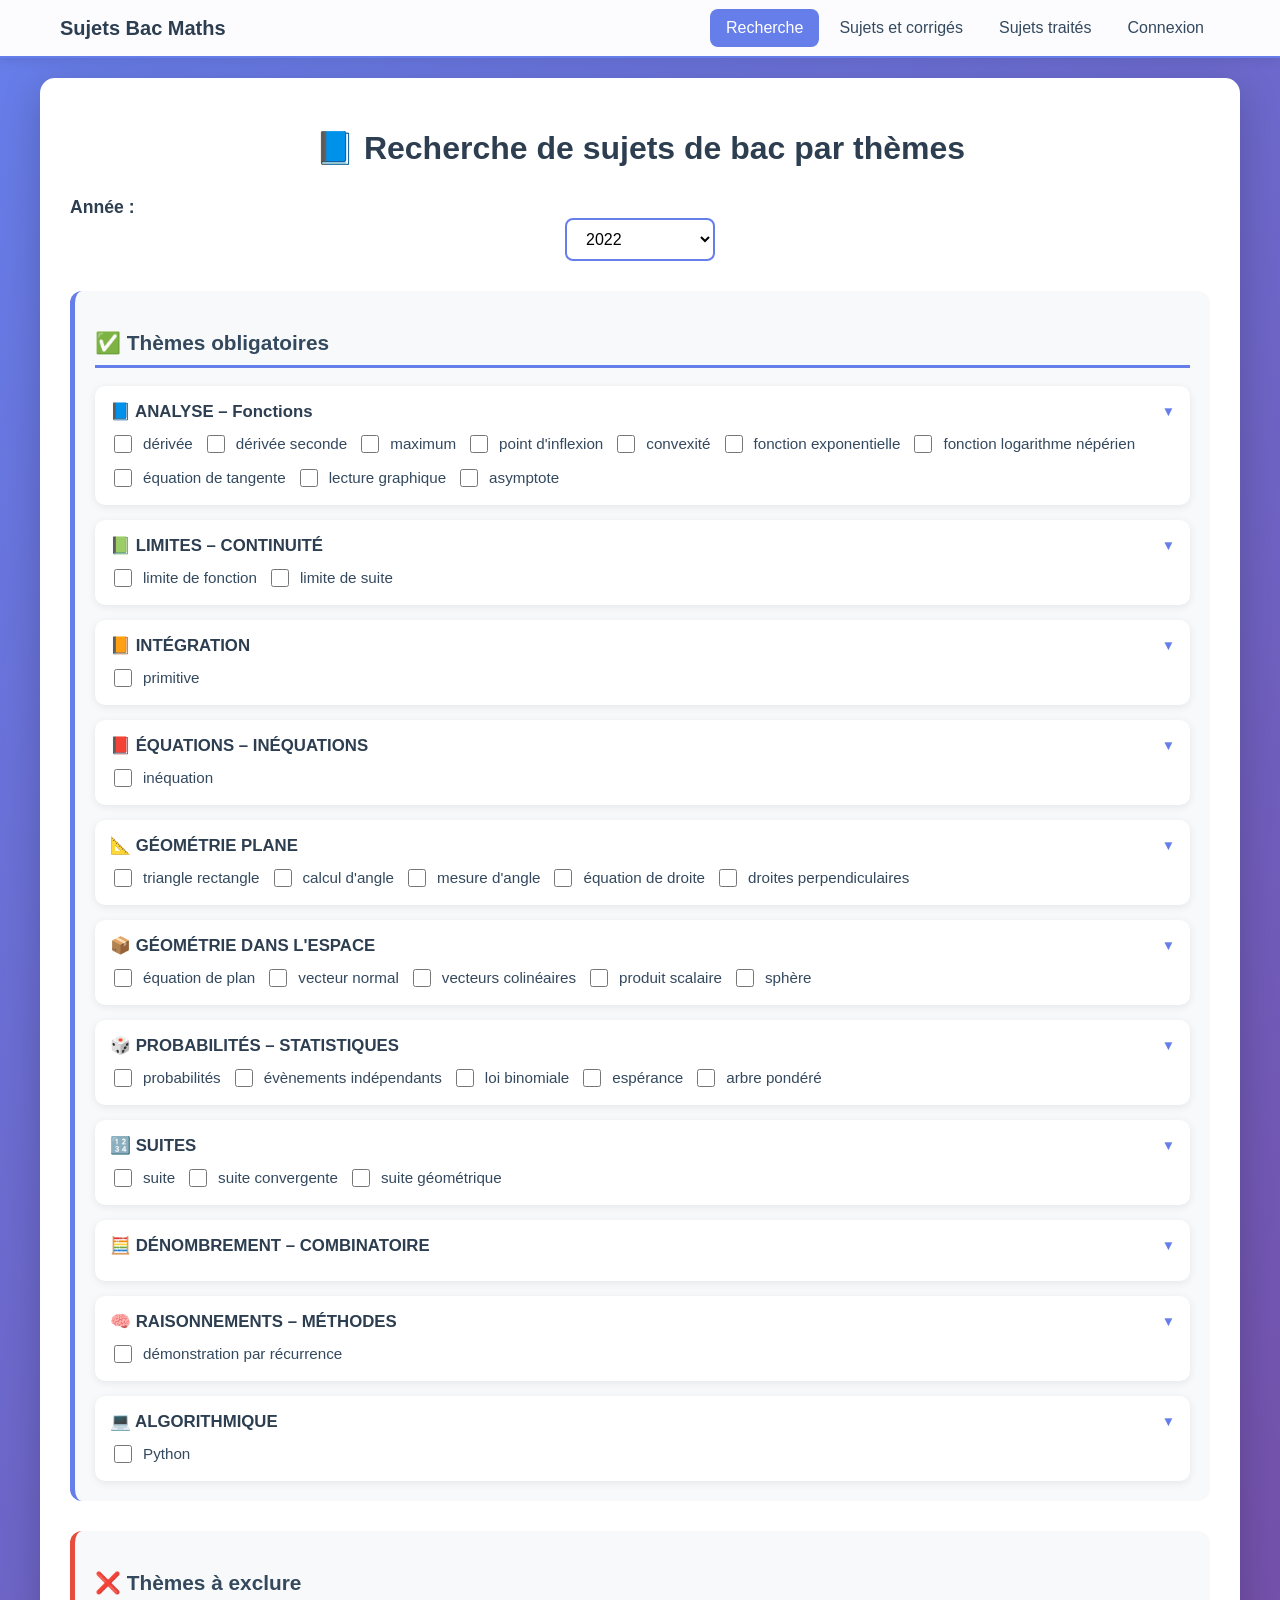
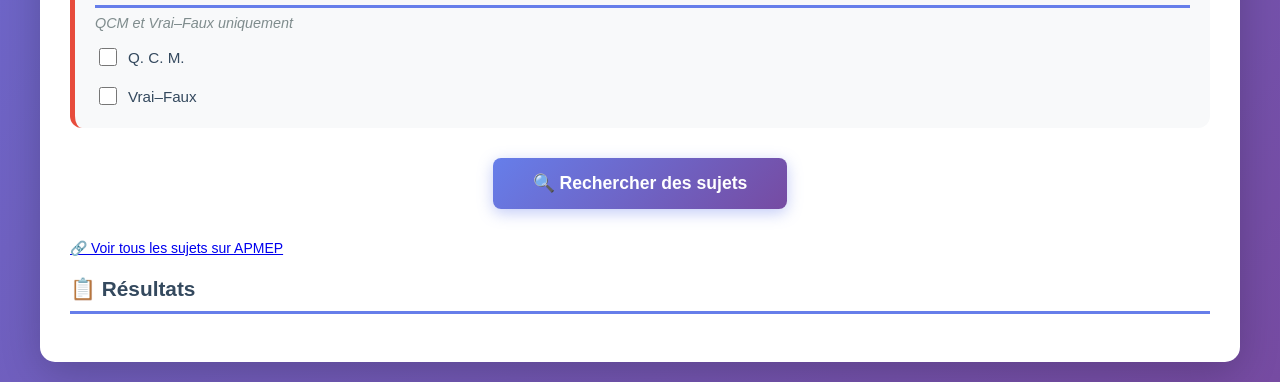
<file: index.html>
<!DOCTYPE html>
<html lang="fr">
<head>
  <meta charset="UTF-8">
  <meta name="viewport" content="width=device-width, initial-scale=1">
  <title>Recherche – Sujets Bac Maths</title>
  <link rel="stylesheet" href="style.css">
</head>
<body>

<header class="navbar" role="banner">
  <div class="navbar-inner">
    <a href="index.html" class="navbar-brand">Sujets Bac Maths</a>
    <button type="button" class="navbar-toggle" aria-label="Ouvrir le menu" aria-expanded="false">
      <span class="navbar-toggle-bar"></span>
      <span class="navbar-toggle-bar"></span>
      <span class="navbar-toggle-bar"></span>
    </button>
    <nav class="navbar-menu" aria-label="Navigation principale">
      <a href="index.html" class="navbar-link active">Recherche</a>
      <a href="sujets-et-corriges.html" class="navbar-link">Sujets et corrigés</a>
      <a href="sujets-traites.html" class="navbar-link">Sujets traités</a>
      <a href="#" class="navbar-link" id="nav-connexion">Connexion</a>
    </nav>
  </div>
</header>

<main class="main-content">
<div class="container">
  <h1>📘 Recherche de sujets de bac par thèmes</h1>

  <section class="annee-section">
    <label>Année :</label>
    <select id="annee"></select>
  </section>

  <section class="filters-section">
    <div class="filter-container">
      <h2>✅ Thèmes obligatoires</h2>
      
      <div id="chapitres-obligatoires" class="chapitres"></div>
    </div>

    <div class="filter-container">
      <h2>❌ Thèmes à exclure</h2>
      <p class="hint">QCM et Vrai–Faux uniquement</p>
      <div id="chapitres-exclus" class="chapitres"></div>
    </div>
  </section>

  <button id="btn-recherche">🔍 Rechercher des sujets</button>

  <section class="resultats-section">
    <div id="message-erreur-json" class="message-erreur" role="alert" aria-live="polite" style="display: none;"></div>
    <a id="lien-apmep" href="#" target="_blank" style="display: block; margin-bottom: 15px; font-size: 14px;">🔗 Voir tous les sujets sur APMEP</a>
    <h2>📋 Résultats</h2>
    <ul id="resultats"></ul>
    <div id="resultats-pagination"></div>
  </section>
</div>
</main>

<!-- Modal Connexion / Inscription -->
<div id="auth-modal" class="auth-modal" role="dialog" aria-modal="true" aria-labelledby="auth-modal-titre" aria-hidden="true">
  <div class="auth-modal-overlay"></div>
  <div class="auth-modal-panel">
    <div class="auth-modal-header">
      <h2 id="auth-modal-titre" class="auth-modal-titre">Connexion</h2>
      <button type="button" class="auth-modal-close" aria-label="Fermer">✕</button>
    </div>
    <div class="auth-modal-body">
      <form id="auth-form-connexion" class="auth-form">
        <label for="auth-email">Adresse email</label>
        <input type="email" id="auth-email" name="email" required placeholder="vous@exemple.fr" autocomplete="email">
        <label for="auth-password">Mot de passe</label>
        <input type="password" id="auth-password" name="password" required placeholder="••••••••" autocomplete="current-password">
        <label class="auth-checkbox-label">
          <input type="checkbox" id="auth-show-password-connexion" class="auth-checkbox" aria-label="Afficher le mot de passe">
          <span>Afficher le mot de passe</span>
        </label>
        <button type="submit" class="auth-btn-submit">Se connecter</button>
        <p class="auth-switch">
          <button type="button" id="auth-go-inscription" class="auth-link">Pas encore de compte ? S'inscrire</button>
        </p>
      </form>
      <form id="auth-form-inscription" class="auth-form auth-form-hidden">
        <label for="auth-nom">Nom</label>
        <input type="text" id="auth-nom" name="nom" required placeholder="Dupont">
        <label for="auth-prenom">Prénom</label>
        <input type="text" id="auth-prenom" name="prenom" required placeholder="Jean">
        <label for="auth-email-inscription">Adresse email</label>
        <input type="email" id="auth-email-inscription" name="email" required placeholder="vous@exemple.fr" autocomplete="email">
        <label for="auth-password-inscription">Mot de passe</label>
        <input type="password" id="auth-password-inscription" name="password" required placeholder="••••••••" autocomplete="new-password">
        <label for="auth-password-confirm">Confirmer le mot de passe</label>
        <input type="password" id="auth-password-confirm" name="password_confirm" required placeholder="••••••••" autocomplete="new-password">
        <label class="auth-checkbox-label">
          <input type="checkbox" id="auth-show-password-inscription" class="auth-checkbox" aria-label="Afficher les mots de passe">
          <span>Afficher le mot de passe</span>
        </label>
        <button type="submit" class="auth-btn-submit">Créer mon compte</button>
        <p class="auth-switch">
          <button type="button" id="auth-go-connexion" class="auth-link">Déjà un compte ? Se connecter</button>
        </p>
      </form>
    </div>
  </div>
</div>

<script src="script.js"></script>
<script src="auth-modal.js"></script>
<script src="nav.js"></script>
</body>
</html>
</file>
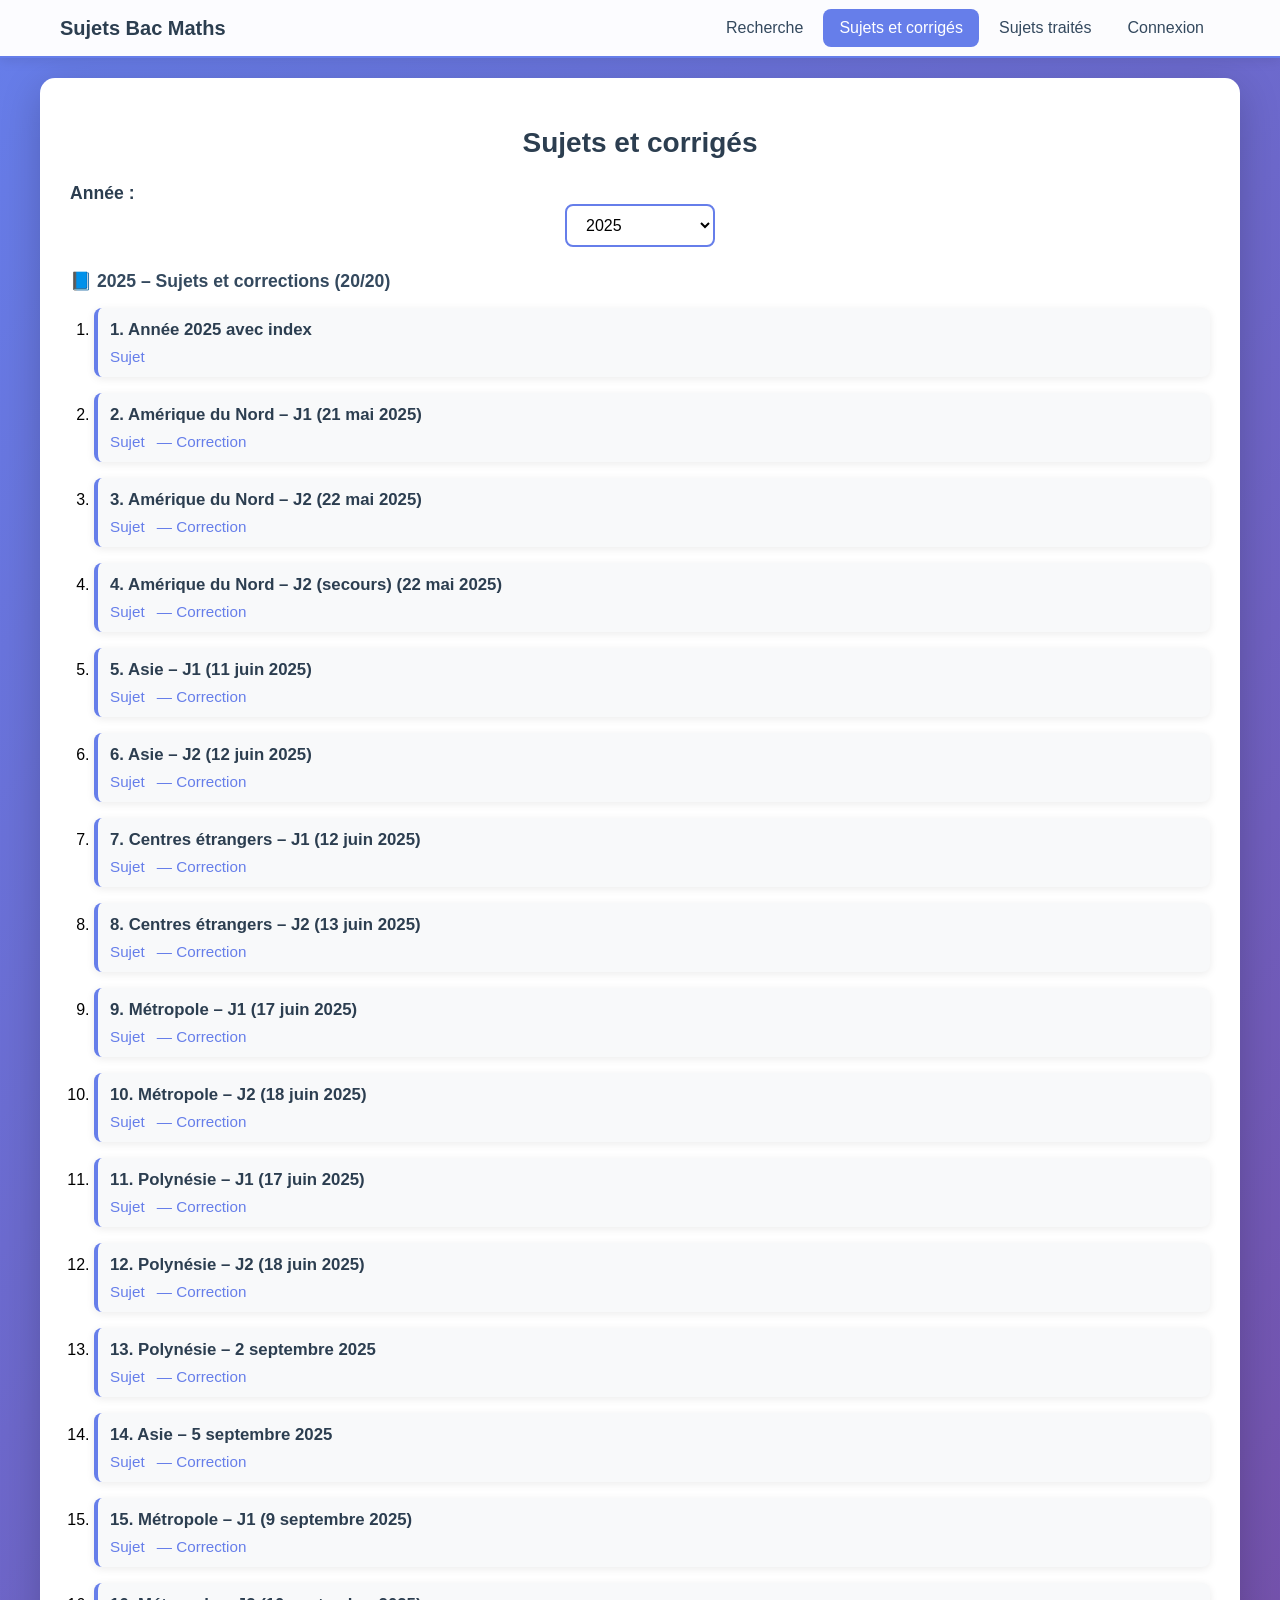
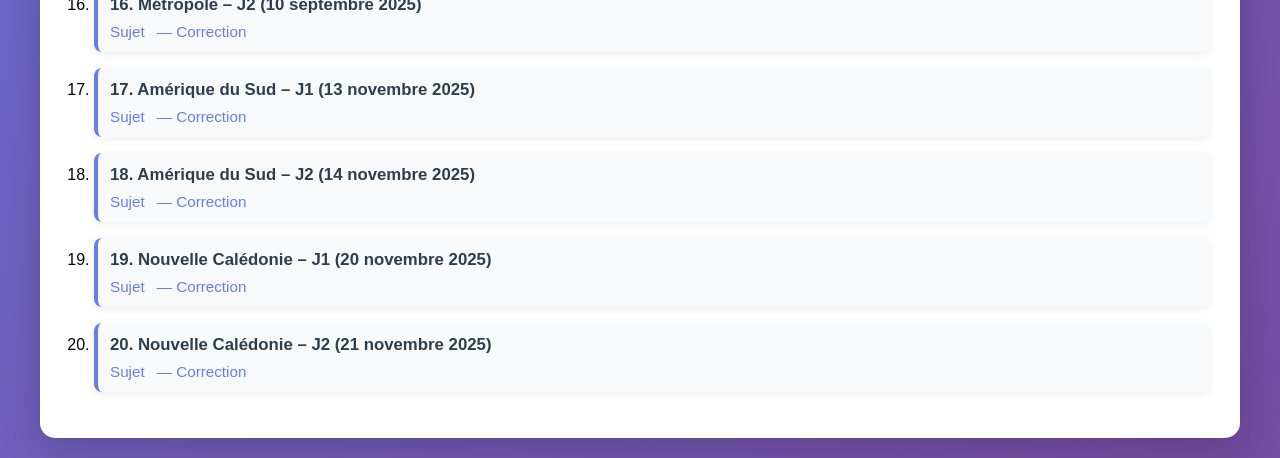
<file: sujets-et-corriges.html>
<!DOCTYPE html>
<html lang="fr">
<head>
  <meta charset="UTF-8">
  <meta name="viewport" content="width=device-width, initial-scale=1">
  <title>Sujets et corrigés – Sujets Bac Maths</title>
  <link rel="stylesheet" href="style.css">
</head>
<body>

<header class="navbar" role="banner">
  <div class="navbar-inner">
    <a href="index.html" class="navbar-brand">Sujets Bac Maths</a>
    <button type="button" class="navbar-toggle" aria-label="Ouvrir le menu" aria-expanded="false">
      <span class="navbar-toggle-bar"></span>
      <span class="navbar-toggle-bar"></span>
      <span class="navbar-toggle-bar"></span>
    </button>
    <nav class="navbar-menu" aria-label="Navigation principale">
      <a href="index.html" class="navbar-link">Recherche</a>
      <a href="sujets-et-corriges.html" class="navbar-link active">Sujets et corrigés</a>
      <a href="sujets-traites.html" class="navbar-link">Sujets traités</a>
      <a href="#" class="navbar-link" id="nav-connexion">Connexion</a>
    </nav>
  </div>
</header>

<main class="main-content">
  <div class="container">
    <h1 class="page-header">Sujets et corrigés</h1>

    <section class="annee-section" style="margin-bottom: 24px;">
      <label for="select-annee-corriges">Année :</label>
      <select id="select-annee-corriges" class="select-annee-corriges" aria-label="Choisir l’année">
        <option value="2025">2025</option>
        <option value="2024">2024</option>
        <option value="2023">2023</option>
        <option value="2022">2022</option>
      </select>
    </section>

    <p id="annee-titre" class="annee-titre"></p>
    <ol id="liste-sujets-corriges" class="liste-sujets-corriges"></ol>
  </div>
</main>

<script src="sujets-corriges-data.js"></script>
<script>
(function () {
  const select = document.getElementById("select-annee-corriges");
  const titreAnnee = document.getElementById("annee-titre");
  const liste = document.getElementById("liste-sujets-corriges");
  const data = window.SUJETS_CORRIGES;

  function afficherAnnee(annee) {
    const items = data[annee];
    if (!items) return;
    const total = items.length;
    titreAnnee.textContent = "\uD83D\uDCD8 " + annee + " – Sujets et corrections (" + total + "/" + total + ")";
    titreAnnee.className = "annee-titre";

    liste.innerHTML = "";
    items.forEach(function (item, i) {
      const li = document.createElement("li");
      li.className = "item-sujet-corrige";
      const titre = document.createElement("strong");
      titre.textContent = (i + 1) + ". " + item.titre;
      li.appendChild(titre);

      const liens = document.createElement("div");
      liens.className = "liens-sujet-corrige";

      if (item.sujet) {
        const aSujet = document.createElement("a");
        aSujet.href = item.sujet;
        aSujet.target = "_blank";
        aSujet.rel = "noopener noreferrer";
        aSujet.textContent = "Sujet";
        liens.appendChild(aSujet);
        if (item.corrections && item.corrections.length > 0) liens.appendChild(document.createTextNode(" — "));
      }

      if (item.corrections && item.corrections.length > 0) {
        item.corrections.forEach(function (url, j) {
          if (j > 0) liens.appendChild(document.createTextNode(" · "));
          const aCor = document.createElement("a");
          aCor.href = url;
          aCor.target = "_blank";
          aCor.rel = "noopener noreferrer";
          aCor.textContent = item.corrections.length > 1 && j > 0 ? "Corrigé " + (j + 1) : "Correction";
          liens.appendChild(aCor);
        });
      }

      if (liens.childNodes.length) {
        li.appendChild(document.createElement("br"));
        li.appendChild(liens);
      }
      liste.appendChild(li);
    });
  }

  select.addEventListener("change", function () {
    afficherAnnee(select.value);
  });

  afficherAnnee(select.value);
})();
</script>
<!-- Modal Connexion / Inscription -->
<div id="auth-modal" class="auth-modal" role="dialog" aria-modal="true" aria-labelledby="auth-modal-titre" aria-hidden="true">
  <div class="auth-modal-overlay"></div>
  <div class="auth-modal-panel">
    <div class="auth-modal-header">
      <h2 id="auth-modal-titre" class="auth-modal-titre">Connexion</h2>
      <button type="button" class="auth-modal-close" aria-label="Fermer">✕</button>
    </div>
    <div class="auth-modal-body">
      <form id="auth-form-connexion" class="auth-form">
        <label for="auth-email">Adresse email</label>
        <input type="email" id="auth-email" name="email" required placeholder="vous@exemple.fr" autocomplete="email">
        <label for="auth-password">Mot de passe</label>
        <input type="password" id="auth-password" name="password" required placeholder="••••••••" autocomplete="current-password">
        <label class="auth-checkbox-label">
          <input type="checkbox" id="auth-show-password-connexion" class="auth-checkbox" aria-label="Afficher le mot de passe">
          <span>Afficher le mot de passe</span>
        </label>
        <button type="submit" class="auth-btn-submit">Se connecter</button>
        <p class="auth-switch">
          <button type="button" id="auth-go-inscription" class="auth-link">Pas encore de compte ? S'inscrire</button>
        </p>
      </form>
      <form id="auth-form-inscription" class="auth-form auth-form-hidden">
        <label for="auth-nom">Nom</label>
        <input type="text" id="auth-nom" name="nom" required placeholder="Dupont">
        <label for="auth-prenom">Prénom</label>
        <input type="text" id="auth-prenom" name="prenom" required placeholder="Jean">
        <label for="auth-email-inscription">Adresse email</label>
        <input type="email" id="auth-email-inscription" name="email" required placeholder="vous@exemple.fr" autocomplete="email">
        <label for="auth-password-inscription">Mot de passe</label>
        <input type="password" id="auth-password-inscription" name="password" required placeholder="••••••••" autocomplete="new-password">
        <label for="auth-password-confirm">Confirmer le mot de passe</label>
        <input type="password" id="auth-password-confirm" name="password_confirm" required placeholder="••••••••" autocomplete="new-password">
        <label class="auth-checkbox-label">
          <input type="checkbox" id="auth-show-password-inscription" class="auth-checkbox" aria-label="Afficher les mots de passe">
          <span>Afficher le mot de passe</span>
        </label>
        <button type="submit" class="auth-btn-submit">Créer mon compte</button>
        <p class="auth-switch">
          <button type="button" id="auth-go-connexion" class="auth-link">Déjà un compte ? Se connecter</button>
        </p>
      </form>
    </div>
  </div>
</div>
<script src="auth-modal.js"></script>
<script src="nav.js"></script>
</body>
</html>
</file>
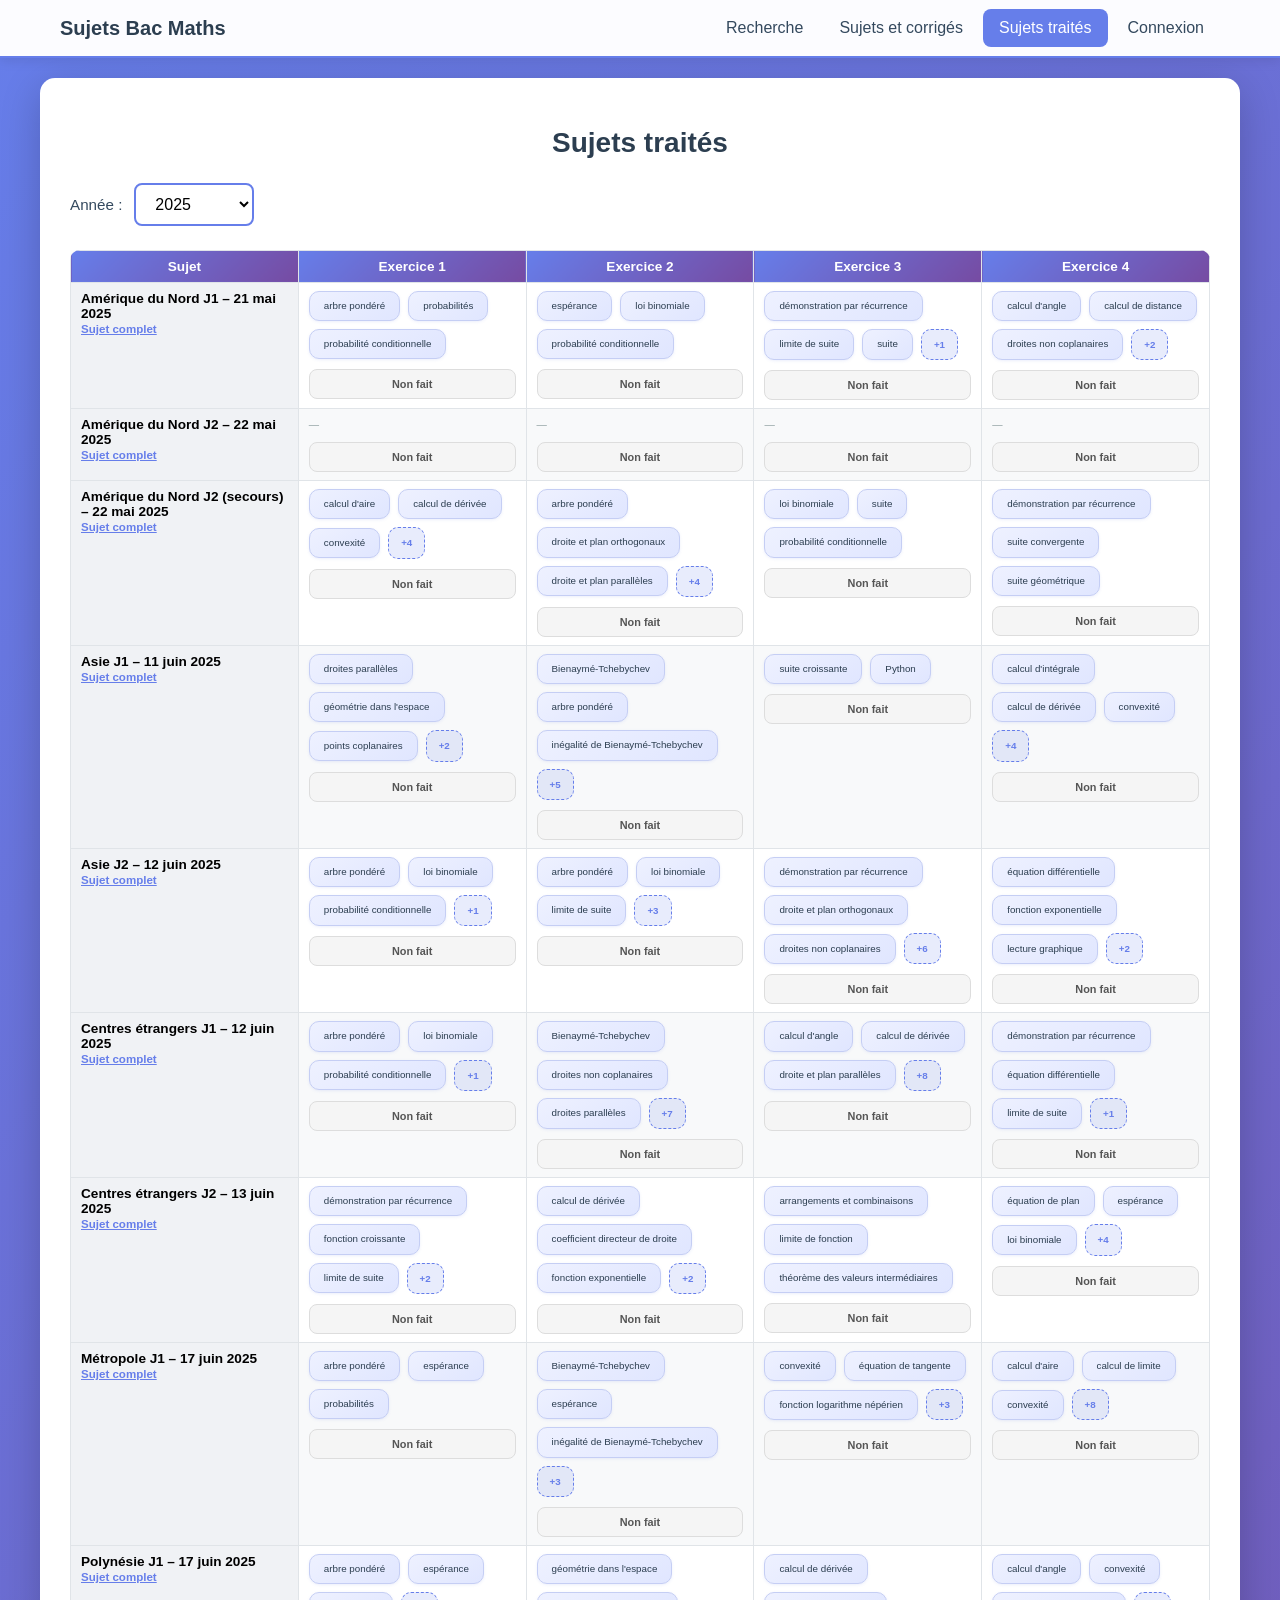
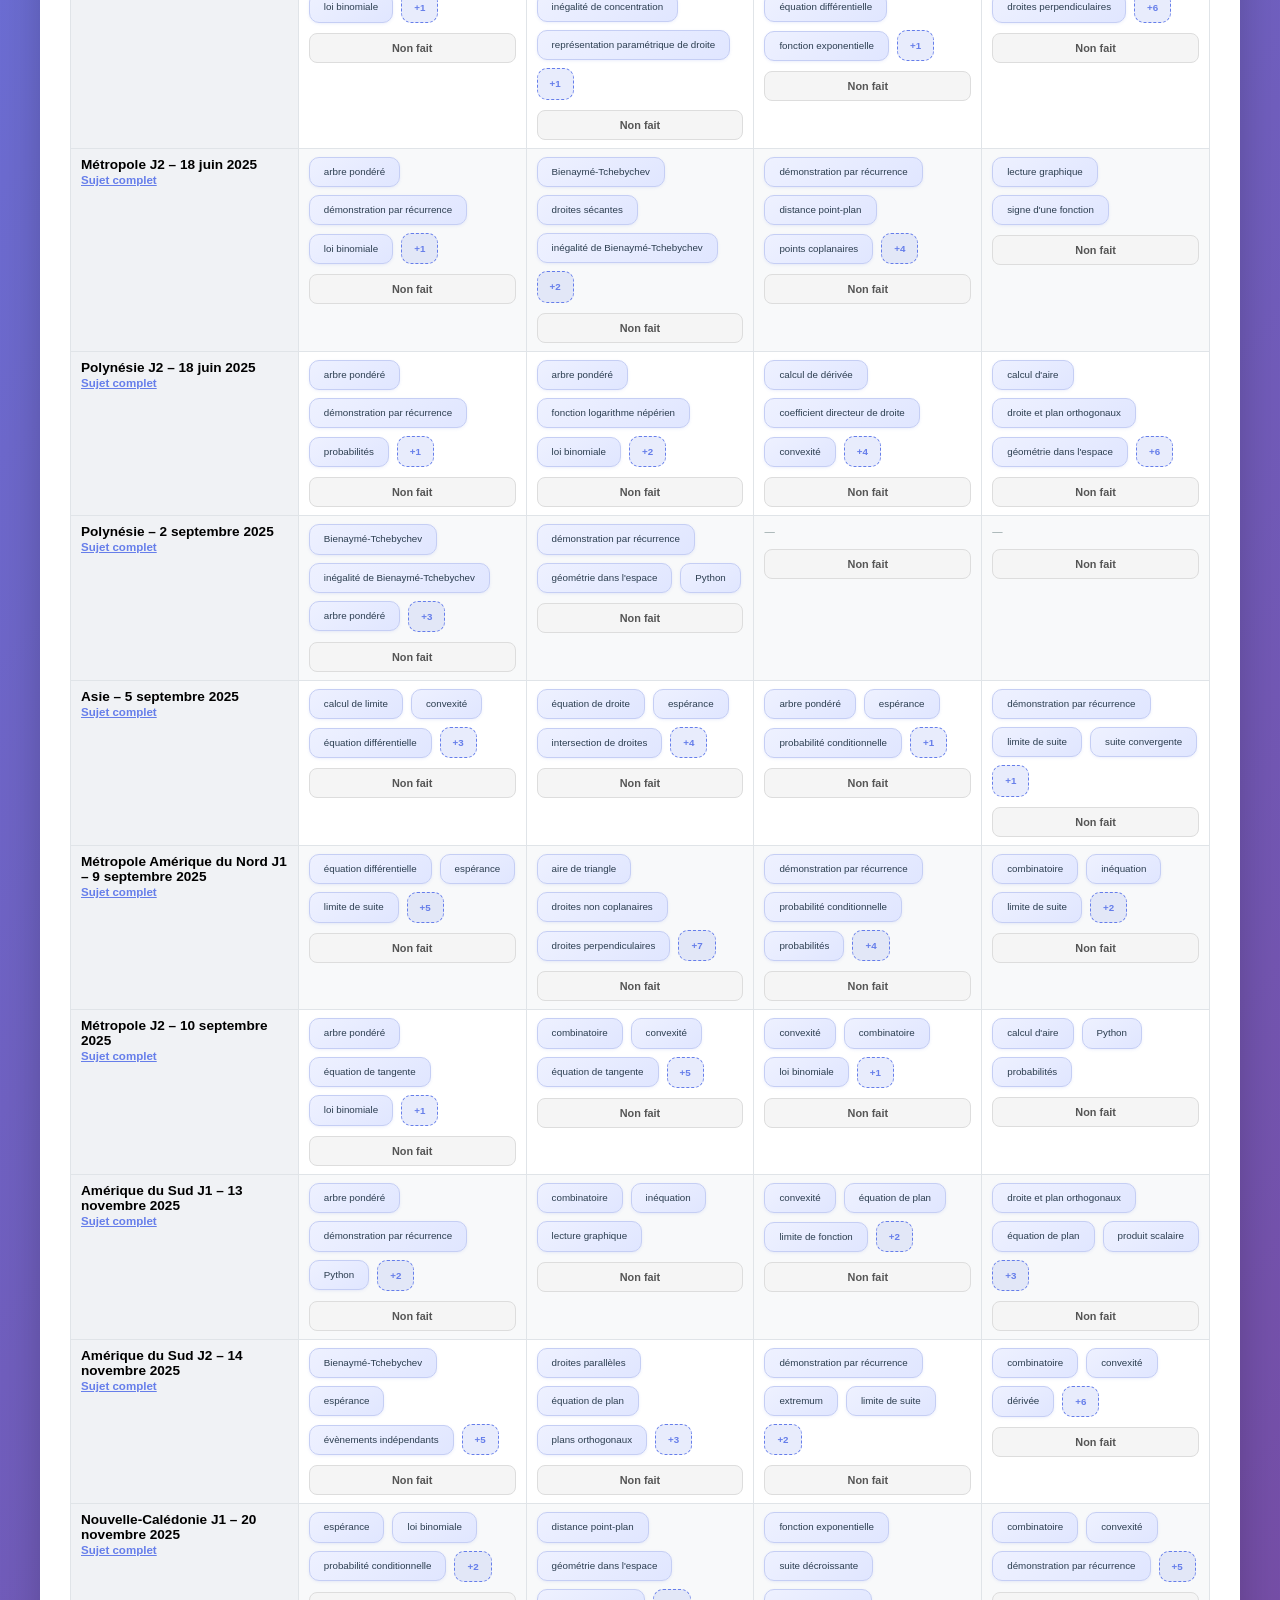
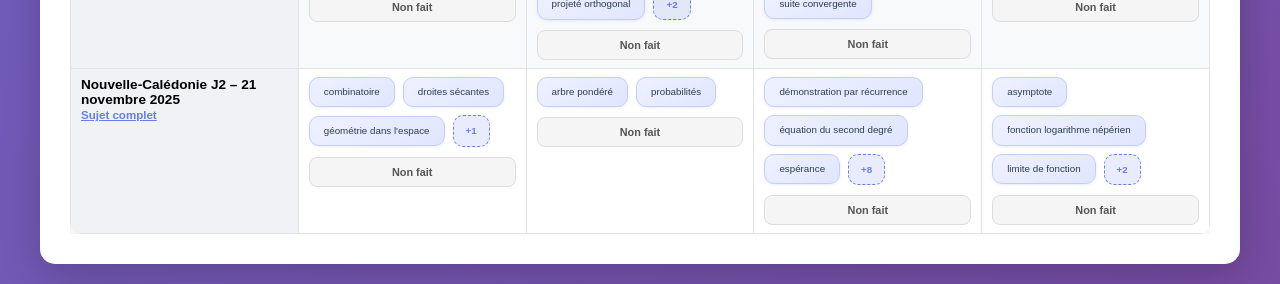
<file: sujets-traites.html>
<!DOCTYPE html>
<html lang="fr">
<head>
  <meta charset="UTF-8">
  <meta name="viewport" content="width=device-width, initial-scale=1">
  <title>Sujets traités – Sujets Bac Maths</title>
  <link rel="stylesheet" href="style.css">
</head>
<body>

<header class="navbar" role="banner">
  <div class="navbar-inner">
    <a href="index.html" class="navbar-brand">Sujets Bac Maths</a>
    <button type="button" class="navbar-toggle" aria-label="Ouvrir le menu" aria-expanded="false">
      <span class="navbar-toggle-bar"></span>
      <span class="navbar-toggle-bar"></span>
      <span class="navbar-toggle-bar"></span>
    </button>
    <nav class="navbar-menu" aria-label="Navigation principale">
      <a href="index.html" class="navbar-link">Recherche</a>
      <a href="sujets-et-corriges.html" class="navbar-link">Sujets et corrigés</a>
      <a href="sujets-traites.html" class="navbar-link active">Sujets traités</a>
      <a href="#" class="navbar-link" id="nav-connexion">Connexion</a>
    </nav>
  </div>
</header>

<main class="main-content">
  <div class="container">
    <h1 class="page-header">Sujets traités</h1>

    <section class="sujets-traites-section" style="margin-bottom: 24px;">
      <label for="select-annee-traites">Année :</label>
      <select id="select-annee-traites" class="select-annee-corriges" aria-label="Choisir l’année">
        <option value="2025">2025</option>
        <option value="2024">2024</option>
        <option value="2023">2023</option>
        <option value="2022">2022</option>
      </select>
    </section>

    <div id="sujets-traites-table-wrapper" class="sujets-traites-table-wrapper">
      <p id="sujets-traites-message" class="sujets-traites-message">Chargement…</p>
      <table id="sujets-traites-table" class="sujets-traites-table" style="display: none;" aria-label="Sujets par année, exercices 1 à 4"></table>
    </div>
  </div>
</main>

<!-- Modal : détail cellule + appréciation -->
<div id="sujets-traites-modal" class="sujets-traites-modal" role="dialog" aria-modal="true" aria-labelledby="modal-titre" aria-hidden="true">
  <div class="sujets-traites-modal-overlay"></div>
  <div class="sujets-traites-modal-panel">
    <div class="sujets-traites-modal-header">
      <h2 id="modal-titre" class="sujets-traites-modal-titre"></h2>
      <button type="button" class="sujets-traites-modal-close" aria-label="Fermer">✕</button>
    </div>
    <div class="sujets-traites-modal-body">
      <p class="sujets-traites-modal-exo" id="modal-exo"></p>
      <p class="sujets-traites-modal-themes-label">Thèmes (modifiables) :</p>
      <p class="sujets-traites-modal-themes-hint">Supprimez les thèmes incorrects, ajoutez les manquants. Cliquez sur ✕ pour supprimer.</p>
      <div id="modal-themes-edit" class="sujets-traites-modal-themes-edit"></div>
      <div class="sujets-traites-modal-add-theme">
        <input type="text" id="modal-new-theme" class="sujets-traites-input-theme" placeholder="Nouveau thème" aria-label="Ajouter un thème">
        <button type="button" id="modal-btn-add-theme" class="sujets-traites-btn-add-theme">Ajouter</button>
      </div>
      <label for="modal-appreciation">Votre appréciation :</label>
      <textarea id="modal-appreciation" class="sujets-traites-modal-textarea" rows="4" placeholder="Notes, difficulté, points à revoir…"></textarea>
    </div>
    <div class="sujets-traites-modal-footer">
      <button type="button" class="sujets-traites-btn-fermer" id="modal-btn-fermer">Fermer</button>
      <button type="button" class="sujets-traites-btn-enregistrer" id="modal-btn-enregistrer">Enregistrer (thèmes + appréciation)</button>
    </div>
  </div>
</div>

<!-- Modal Connexion / Inscription -->
<div id="auth-modal" class="auth-modal" role="dialog" aria-modal="true" aria-labelledby="auth-modal-titre" aria-hidden="true">
  <div class="auth-modal-overlay"></div>
  <div class="auth-modal-panel">
    <div class="auth-modal-header">
      <h2 id="auth-modal-titre" class="auth-modal-titre">Connexion</h2>
      <button type="button" class="auth-modal-close" aria-label="Fermer">✕</button>
    </div>
    <div class="auth-modal-body">
      <form id="auth-form-connexion" class="auth-form">
        <label for="auth-email">Adresse email</label>
        <input type="email" id="auth-email" name="email" required placeholder="vous@exemple.fr" autocomplete="email">
        <label for="auth-password">Mot de passe</label>
        <input type="password" id="auth-password" name="password" required placeholder="••••••••" autocomplete="current-password">
        <label class="auth-checkbox-label">
          <input type="checkbox" id="auth-show-password-connexion" class="auth-checkbox" aria-label="Afficher le mot de passe">
          <span>Afficher le mot de passe</span>
        </label>
        <button type="submit" class="auth-btn-submit">Se connecter</button>
        <p class="auth-switch">
          <button type="button" id="auth-go-inscription" class="auth-link">Pas encore de compte ? S'inscrire</button>
        </p>
      </form>
      <form id="auth-form-inscription" class="auth-form auth-form-hidden">
        <label for="auth-nom">Nom</label>
        <input type="text" id="auth-nom" name="nom" required placeholder="Dupont">
        <label for="auth-prenom">Prénom</label>
        <input type="text" id="auth-prenom" name="prenom" required placeholder="Jean">
        <label for="auth-email-inscription">Adresse email</label>
        <input type="email" id="auth-email-inscription" name="email" required placeholder="vous@exemple.fr" autocomplete="email">
        <label for="auth-password-inscription">Mot de passe</label>
        <input type="password" id="auth-password-inscription" name="password" required placeholder="••••••••" autocomplete="new-password">
        <label for="auth-password-confirm">Confirmer le mot de passe</label>
        <input type="password" id="auth-password-confirm" name="password_confirm" required placeholder="••••••••" autocomplete="new-password">
        <label class="auth-checkbox-label">
          <input type="checkbox" id="auth-show-password-inscription" class="auth-checkbox" aria-label="Afficher les mots de passe">
          <span>Afficher le mot de passe</span>
        </label>
        <button type="submit" class="auth-btn-submit">Créer mon compte</button>
        <p class="auth-switch">
          <button type="button" id="auth-go-connexion" class="auth-link">Déjà un compte ? Se connecter</button>
        </p>
      </form>
    </div>
  </div>
</div>

<script src="sujets-traites.js"></script>
<script src="auth-modal.js"></script>
<script src="nav.js"></script>
</body>
</html>
</file>
<file: style.css>
* {
  box-sizing: border-box;
}

body {
  font-family: 'Segoe UI', Tahoma, Geneva, Verdana, sans-serif;
  background: linear-gradient(135deg, #667eea 0%, #764ba2 100%);
  margin: 0;
  padding: 0;
  min-height: 100vh;
}

/* ----- Navbar ----- */
.navbar {
  position: sticky;
  top: 0;
  z-index: 100;
  background: rgba(255, 255, 255, 0.98);
  box-shadow: 0 2px 12px rgba(0, 0, 0, 0.1);
  border-bottom: 2px solid #667eea;
}

.navbar-inner {
  max-width: 1200px;
  margin: 0 auto;
  padding: 0 20px;
  display: flex;
  align-items: center;
  justify-content: space-between;
  min-height: 56px;
}

.navbar-brand {
  font-size: 1.25rem;
  font-weight: 700;
  color: #2c3e50;
  text-decoration: none;
  white-space: nowrap;
}

.navbar-brand:hover {
  color: #667eea;
}

.navbar-menu {
  display: flex;
  align-items: center;
  gap: 4px;
}

.navbar-link {
  padding: 10px 16px;
  color: #34495e;
  text-decoration: none;
  font-weight: 500;
  border-radius: 8px;
  transition: background 0.2s, color 0.2s;
}

.navbar-link:hover {
  background: #f0f2ff;
  color: #667eea;
}

.navbar-link.active {
  background: #667eea;
  color: white;
}

.navbar-toggle {
  display: none;
  flex-direction: column;
  justify-content: center;
  gap: 5px;
  width: 44px;
  height: 44px;
  padding: 10px;
  background: none;
  border: none;
  border-radius: 8px;
  cursor: pointer;
  color: #2c3e50;
  transition: background 0.2s;
}

.navbar-toggle:hover {
  background: #f0f2ff;
}

.navbar-toggle-bar {
  display: block;
  width: 22px;
  height: 2px;
  background: currentColor;
  border-radius: 1px;
  transition: transform 0.3s, opacity 0.3s;
}

.navbar.open .navbar-toggle-bar:nth-child(1) {
  transform: translateY(7px) rotate(45deg);
}

.navbar.open .navbar-toggle-bar:nth-child(2) {
  opacity: 0;
}

.navbar.open .navbar-toggle-bar:nth-child(3) {
  transform: translateY(-7px) rotate(-45deg);
}

.main-content {
  padding: 20px;
}

@media (max-width: 768px) {
  .navbar-toggle {
    display: flex;
  }

  .navbar-menu {
    position: fixed;
    top: 56px;
    left: 0;
    right: 0;
    flex-direction: column;
    gap: 0;
    background: white;
    box-shadow: 0 8px 24px rgba(0, 0, 0, 0.12);
    padding: 12px 0;
    max-height: 0;
    overflow: hidden;
    opacity: 0;
    transition: max-height 0.3s ease, opacity 0.2s ease;
  }

  .navbar.open .navbar-menu {
    max-height: 280px;
    opacity: 1;
  }

  .navbar-link {
    display: block;
    padding: 14px 20px;
    border-radius: 0;
  }
}

.container {
  max-width: 1200px;
  margin: 0 auto;
  background: white;
  border-radius: 15px;
  padding: 30px;
  box-shadow: 0 10px 40px rgba(0, 0, 0, 0.2);
}

/* Page non-index: même conteneur pour cohérence */
.page-header {
  color: #2c3e50;
  text-align: center;
  margin-bottom: 24px;
  font-size: 1.75rem;
}

/* Page Sujets et corrigés */
.select-annee-corriges {
  padding: 10px 15px;
  font-size: 1em;
  border: 2px solid #667eea;
  border-radius: 8px;
  cursor: pointer;
  background-color: white;
  min-width: 120px;
}

.annee-titre {
  font-size: 1.1rem;
  color: #34495e;
  margin-bottom: 16px;
  font-weight: 600;
}

.liste-sujets-corriges {
  list-style: decimal;
  padding-left: 24px;
  margin: 0;
}

.item-sujet-corrige {
  margin-bottom: 16px;
  padding: 12px;
  background: #f8f9fa;
  border-radius: 8px;
  border-left: 4px solid #667eea;
}

.item-sujet-corrige strong {
  color: #2c3e50;
}

.liens-sujet-corrige {
  margin-top: 8px;
  font-size: 0.95rem;
}

.liens-sujet-corrige a {
  color: #667eea;
  text-decoration: none;
  margin-right: 8px;
}

.liens-sujet-corrige a:hover {
  text-decoration: underline;
}

h1 {
  color: #2c3e50;
  text-align: center;
  margin-bottom: 30px;
  font-size: 2em;
}

h2 {
  color: #34495e;
  border-bottom: 3px solid #667eea;
  padding-bottom: 10px;
  margin-top: 20px;
  font-size: 1.3em;
}

.annee-section {
  margin-bottom: 30px;
  text-align: center;
}

.annee-section label {
  font-weight: bold;
  margin-right: 15px;
  font-size: 1.1em;
  color: #2c3e50;
}

.annee-section select {
  padding: 10px 15px;
  font-size: 1em;
  border: 2px solid #667eea;
  border-radius: 8px;
  cursor: pointer;
  background-color: white;
  min-width: 150px;
}

.filters-section {
  display: flex;
  flex-direction: column;
  gap: 30px;
  margin-bottom: 30px;
}

.filter-container {
  background: #f8f9fa;
  padding: 20px;
  border-radius: 12px;
  border-left: 5px solid #667eea;
}

.filter-container:nth-child(2) {
  border-left-color: #e74c3c;
}

.hint {
  font-size: 0.9em;
  color: #7f8c8d;
  font-style: italic;
  margin-top: -10px;
}

.chapitres {
  display: flex;
  flex-direction: column;
  gap: 15px;
}

.chapitre {
  background: white;
  border-radius: 10px;
  padding: 15px;
  box-shadow: 0 2px 8px rgba(0, 0, 0, 0.08);
}

.chapitre-titre {
  font-weight: bold;
  color: #2c3e50;
  margin-bottom: 10px;
  font-size: 1.05em;
  cursor: pointer;
  display: flex;
  justify-content: space-between;
  align-items: center;
}

.chapitre-toggle {
  font-size: 0.8em;
  color: #667eea;
}

.chapitre-themes {
  display: flex;
  flex-wrap: wrap;
  gap: 10px;
  margin-top: 10px;
  max-height: 500px;
  overflow-y: auto;
}

.chapitre-themes.collapsed {
  display: none;
}

label {
  display: flex;
  align-items: center;
  gap: 8px;
  cursor: pointer;
  font-size: 0.95em;
  color: #34495e;
  user-select: none;
}

label:hover {
  color: #667eea;
}

input[type="checkbox"] {
  cursor: pointer;
  width: 18px;
  height: 18px;
}

input[type="checkbox"]:checked {
  accent-color: #667eea;
}

#btn-recherche {
  display: block;
  margin: 30px auto;
  padding: 15px 40px;
  font-size: 1.1em;
  font-weight: bold;
  color: white;
  background: linear-gradient(135deg, #667eea 0%, #764ba2 100%);
  border: none;
  border-radius: 8px;
  cursor: pointer;
  transition: transform 0.2s, box-shadow 0.2s;
  box-shadow: 0 4px 15px rgba(102, 126, 234, 0.4);
}

#btn-recherche:hover {
  transform: translateY(-2px);
  box-shadow: 0 6px 20px rgba(102, 126, 234, 0.6);
}

#btn-recherche:active {
  transform: translateY(0);
}

.resultats-section {
  margin-top: 30px;
}

ul {
  list-style: none;
  padding: 0;
}

li {
  background: linear-gradient(135deg, #f5f7fa 0%, #e8eef7 100%);
  padding: 18px;
  margin-bottom: 12px;
  border-radius: 10px;
  border-left: 5px solid #667eea;
  box-shadow: 0 2px 8px rgba(0, 0, 0, 0.08);
  transition: transform 0.2s, box-shadow 0.2s;
}

li:hover {
  transform: translateX(5px);
  box-shadow: 0 4px 12px rgba(0, 0, 0, 0.12);
}

#resultats li.resultat-exercice-fait {
  background: linear-gradient(145deg, #e8f5e9 0%, #c8e6c9 100%);
  border-left-color: #2e7d32;
}

li strong {
  color: #2c3e50;
  font-size: 1.05em;
}

li br + * {
  color: #667eea;
  font-size: 0.95em;
}

.message-erreur {
  background: #fee;
  border: 2px solid #e74c3c;
  border-radius: 10px;
  padding: 20px;
  margin-bottom: 20px;
  color: #c0392b;
}

.message-erreur .btn-reessayer {
  margin-top: 12px;
  padding: 10px 20px;
  font-size: 1em;
  font-weight: bold;
  color: white;
  background: #e74c3c;
  border: none;
  border-radius: 8px;
  cursor: pointer;
  transition: background 0.2s;
}

.message-erreur .btn-reessayer:hover {
  background: #c0392b;
}

#resultats-pagination {
  margin-top: 15px;
  text-align: center;
}

.btn-afficher-plus {
  padding: 12px 24px;
  font-size: 1em;
  font-weight: bold;
  color: #667eea;
  background: white;
  border: 2px solid #667eea;
  border-radius: 8px;
  cursor: pointer;
  transition: all 0.2s;
}

.btn-afficher-plus:hover {
  background: #667eea;
  color: white;
}

@media (max-width: 768px) {
  .container {
    padding: 20px;
  }
  
  h1 {
    font-size: 1.5em;
  }
}

/* ----- Page Sujets traités : tableau + modal ----- */
.sujets-traites-section {
  display: flex;
  align-items: center;
  gap: 12px;
}

.sujets-traites-table-wrapper {
  overflow-x: auto;
  margin-top: 16px;
}

.sujets-traites-message {
  text-align: center;
  color: #7f8c8d;
  margin: 20px 0;
}

.sujets-traites-table {
  width: 100%;
  border-collapse: collapse;
  font-size: 0.85em;
  background: #fff;
  border-radius: 10px;
  box-shadow: 0 2px 12px rgba(0, 0, 0, 0.08);
  overflow: hidden;
}

.sujets-traites-table th,
.sujets-traites-table td {
  border: 1px solid #e0e4e8;
  padding: 8px 10px;
  vertical-align: top;
  max-width: 180px;
}

.sujets-traites-table thead th {
  background: linear-gradient(135deg, #667eea 0%, #764ba2 100%);
  color: white;
  font-weight: 600;
  text-align: center;
}

.sujets-traites-table th .sujets-traites-sujet-nom {
  display: block;
  margin-bottom: 4px;
}

.sujets-traites-table th .sujets-traites-sujet-lien {
  font-size: 0.9em;
  color: rgba(255, 255, 255, 0.95);
  text-decoration: underline;
}

.sujets-traites-table th .sujets-traites-sujet-lien:hover {
  color: #fff;
}

.sujets-traites-table tbody .sujets-traites-sujet-lien {
  font-size: 0.85em;
  color: #667eea;
  text-decoration: underline;
}

.sujets-traites-table tbody .sujets-traites-sujet-lien:hover {
  color: #764ba2;
}

.sujets-traites-table tbody tr:nth-child(even) {
  background: #f8f9fa;
}

.sujets-traites-cell {
  cursor: pointer;
  min-height: 60px;
  transition: background 0.2s;
}

.sujets-traites-cell:hover {
  background: #e8ecff !important;
}

.sujets-traites-cell-fait {
  background: linear-gradient(145deg, #e8f5e9 0%, #c8e6c9 100%) !important;
  border-left: 3px solid #2e7d32;
}

.sujets-traites-cell-fait:hover {
  background: linear-gradient(145deg, #dcedc8 0%, #c5e1a5 100%) !important;
}

.sujets-traites-btn-fait {
  display: block;
  width: 100%;
  margin-top: 10px;
  padding: 8px 12px;
  font-size: 0.8em;
  font-weight: 600;
  color: #555;
  background: #f5f5f5;
  border: 1px solid #ddd;
  border-radius: 8px;
  cursor: pointer;
  transition: background 0.2s, color 0.2s, border-color 0.2s;
}

.sujets-traites-btn-fait:hover {
  background: #ebebeb;
}

.sujets-traites-btn-fait-active {
  color: white;
  background: #1b5e20;
  border-color: #1b5e20;
}

.sujets-traites-btn-fait-active:hover {
  background: #0d4d14;
}

.sujets-traites-cell-content {
  font-size: 0.8em;
  line-height: 1.35;
  color: #2c3e50;
}

.sujets-traites-cell-themes {
  display: flex;
  flex-wrap: wrap;
  gap: 8px;
  align-items: center;
}

.sujets-traites-theme-tag {
  display: inline-block;
  padding: 8px 14px;
  font-size: 0.9em;
  line-height: 1.25;
  font-weight: 500;
  color: #2c3e50;
  background: linear-gradient(145deg, #eef1ff 0%, #e0e6ff 100%);
  border-radius: 10px;
  border: 1px solid #c5cef4;
  box-shadow: 0 1px 3px rgba(102, 126, 234, 0.12);
  white-space: nowrap;
  max-width: 100%;
  overflow: hidden;
  text-overflow: ellipsis;
}

.sujets-traites-theme-plus {
  display: inline-flex;
  align-items: center;
  justify-content: center;
  min-width: 32px;
  padding: 8px 12px;
  font-size: 0.9em;
  font-weight: 600;
  color: #667eea;
  background: rgba(102, 126, 234, 0.15);
  border-radius: 10px;
  border: 1px dashed #667eea;
}

.sujets-traites-cell-vide {
  color: #95a5a6;
  font-style: italic;
  font-size: 0.95em;
}

/* Modal */
.sujets-traites-modal {
  position: fixed;
  inset: 0;
  z-index: 200;
  display: flex;
  align-items: center;
  justify-content: center;
  padding: 20px;
  visibility: hidden;
  opacity: 0;
  transition: visibility 0.2s, opacity 0.2s;
}

.sujets-traites-modal[aria-hidden="false"] {
  visibility: visible;
  opacity: 1;
}

.sujets-traites-modal-overlay {
  position: absolute;
  inset: 0;
  background: rgba(0, 0, 0, 0.5);
}

.sujets-traites-modal-panel {
  position: relative;
  width: 100%;
  max-width: 520px;
  max-height: 90vh;
  overflow-y: auto;
  background: #fff;
  border-radius: 12px;
  box-shadow: 0 8px 32px rgba(0, 0, 0, 0.2);
  display: flex;
  flex-direction: column;
}

.sujets-traites-modal-header {
  display: flex;
  align-items: flex-start;
  justify-content: space-between;
  gap: 16px;
  padding: 20px 20px 12px;
  border-bottom: 1px solid #e0e4e8;
}

.sujets-traites-modal-titre {
  margin: 0;
  font-size: 1.15em;
  color: #2c3e50;
  flex: 1;
}

.sujets-traites-modal-close {
  flex-shrink: 0;
  width: 36px;
  height: 36px;
  padding: 0;
  font-size: 1.2em;
  line-height: 1;
  color: #7f8c8d;
  background: #f0f2f5;
  border: none;
  border-radius: 8px;
  cursor: pointer;
  transition: background 0.2s, color 0.2s;
}

.sujets-traites-modal-close:hover {
  background: #e74c3c;
  color: white;
}

.sujets-traites-modal-body {
  padding: 16px 20px;
}

.sujets-traites-modal-exo {
  margin: 0 0 12px;
  font-weight: 600;
  color: #667eea;
}

.sujets-traites-modal-themes-label {
  margin: 0 0 4px;
  font-size: 0.95em;
  font-weight: 600;
  color: #34495e;
}

.sujets-traites-modal-themes-hint {
  margin: 0 0 10px;
  font-size: 0.85em;
  color: #7f8c8d;
  font-style: italic;
}

.sujets-traites-modal-themes-edit {
  display: flex;
  flex-wrap: wrap;
  gap: 10px;
  align-items: center;
  margin-bottom: 14px;
  min-height: 44px;
  padding: 10px 0;
}

.sujets-traites-modal-theme-item {
  display: inline-flex;
  align-items: center;
  gap: 6px;
  padding: 8px 12px 8px 14px;
  font-size: 0.95em;
  color: #2c3e50;
  background: linear-gradient(145deg, #eef1ff 0%, #e0e6ff 100%);
  border-radius: 10px;
  border: 1px solid #c5cef4;
  box-shadow: 0 1px 3px rgba(102, 126, 234, 0.12);
}

.sujets-traites-modal-theme-remove {
  display: inline-flex;
  align-items: center;
  justify-content: center;
  width: 22px;
  height: 22px;
  padding: 0;
  font-size: 0.85em;
  line-height: 1;
  color: #7f8c8d;
  background: rgba(0, 0, 0, 0.06);
  border: none;
  border-radius: 6px;
  cursor: pointer;
  transition: background 0.2s, color 0.2s;
}

.sujets-traites-modal-theme-remove:hover {
  background: #e74c3c;
  color: white;
}

.sujets-traites-modal-add-theme {
  display: flex;
  gap: 10px;
  margin-bottom: 18px;
}

.sujets-traites-input-theme {
  flex: 1;
  padding: 10px 14px;
  font-size: 0.95em;
  border: 1px solid #ddd;
  border-radius: 8px;
}

.sujets-traites-input-theme:focus {
  outline: none;
  border-color: #667eea;
  box-shadow: 0 0 0 2px rgba(102, 126, 234, 0.2);
}

.sujets-traites-btn-add-theme {
  padding: 10px 20px;
  font-size: 0.95em;
  font-weight: 600;
  color: white;
  background: linear-gradient(135deg, #667eea 0%, #764ba2 100%);
  border: none;
  border-radius: 8px;
  cursor: pointer;
  transition: filter 0.2s;
}

.sujets-traites-btn-add-theme:hover {
  filter: brightness(1.08);
}

.sujets-traites-modal-body label {
  display: block;
  margin-bottom: 6px;
  font-weight: 500;
  color: #34495e;
}

.sujets-traites-modal-textarea {
  width: 100%;
  padding: 12px;
  font-family: inherit;
  font-size: 0.95em;
  border: 1px solid #ddd;
  border-radius: 8px;
  resize: vertical;
  min-height: 80px;
}

.sujets-traites-modal-footer {
  display: flex;
  gap: 12px;
  justify-content: flex-end;
  padding: 16px 20px;
  border-top: 1px solid #e0e4e8;
  background: #f8f9fa;
  border-radius: 0 0 12px 12px;
}

.sujets-traites-btn-fermer,
.sujets-traites-btn-enregistrer {
  padding: 10px 20px;
  font-size: 0.95em;
  font-weight: 600;
  border: none;
  border-radius: 8px;
  cursor: pointer;
  transition: background 0.2s, color 0.2s;
}

.sujets-traites-btn-fermer {
  background: #e0e4e8;
  color: #2c3e50;
}

.sujets-traites-btn-fermer:hover {
  background: #d0d4d8;
}

.sujets-traites-btn-enregistrer {
  background: linear-gradient(135deg, #667eea 0%, #764ba2 100%);
  color: white;
}

.sujets-traites-btn-enregistrer:hover {
  filter: brightness(1.05);
}

/* ----- Modal Connexion / Inscription ----- */
.auth-modal {
  position: fixed;
  inset: 0;
  z-index: 300;
  display: flex;
  align-items: center;
  justify-content: center;
  padding: 20px;
  visibility: hidden;
  opacity: 0;
  transition: visibility 0.25s, opacity 0.25s;
}

.auth-modal[aria-hidden="false"] {
  visibility: visible;
  opacity: 1;
}

.auth-modal-overlay {
  position: absolute;
  inset: 0;
  background: rgba(0, 0, 0, 0.5);
}

.auth-modal-panel {
  position: relative;
  width: 100%;
  max-width: 420px;
  background: #fff;
  border-radius: 14px;
  box-shadow: 0 12px 40px rgba(0, 0, 0, 0.2);
  overflow: hidden;
}

.auth-modal-header {
  display: flex;
  align-items: center;
  justify-content: space-between;
  padding: 22px 24px;
  background: #f5f5fa;
  border-bottom: 1px solid #e0e4e8;
}

.auth-modal-titre {
  margin: 0;
  font-size: 1.25em;
  font-weight: 600;
  color: #1a1a2e;
}

.auth-modal-close {
  width: 38px;
  height: 38px;
  padding: 0;
  font-size: 1.2em;
  line-height: 1;
  color: #2c3e50;
  background: #e8e8ee;
  border: none;
  border-radius: 10px;
  cursor: pointer;
  transition: background 0.2s, color 0.2s;
}

.auth-modal-close:hover {
  background: #d0d4d8;
  color: #1a1a2e;
}

.auth-modal-body {
  padding: 28px 24px 24px;
}

.auth-form {
  display: flex;
  flex-direction: column;
  gap: 18px;
}

.auth-form-hidden {
  display: none !important;
}

.auth-form label {
  font-size: 0.95em;
  font-weight: 600;
  color: #2c3e50;
  margin-bottom: -6px;
}

.auth-form input {
  padding: 12px 14px;
  font-size: 1em;
  font-family: inherit;
  border: 1px solid #d0d4d8;
  border-radius: 10px;
  transition: border-color 0.2s, box-shadow 0.2s;
}

.auth-form input:focus {
  outline: none;
  border-color: #667eea;
  box-shadow: 0 0 0 3px rgba(102, 126, 234, 0.2);
}

.auth-form input::placeholder {
  color: #95a5a6;
}

.auth-btn-submit {
  margin-top: 6px;
  padding: 14px 24px;
  font-size: 1em;
  font-weight: 600;
  color: white;
  background: linear-gradient(135deg, #667eea 0%, #764ba2 100%);
  border: none;
  border-radius: 10px;
  cursor: pointer;
  transition: filter 0.2s;
}

.auth-btn-submit:hover {
  filter: brightness(1.08);
}

.auth-switch {
  margin: 8px 0 0;
  text-align: center;
}

.auth-link {
  padding: 0;
  font-size: 0.95em;
  color: #667eea;
  background: none;
  border: none;
  cursor: pointer;
  text-decoration: underline;
  transition: color 0.2s;
}

.auth-link:hover {
  color: #764ba2;
}

.auth-checkbox-label {
  display: flex;
  align-items: center;
  gap: 10px;
  margin: -4px 0 0;
  font-weight: normal;
  font-size: 0.95em;
  color: #34495e;
  cursor: pointer;
}

.auth-checkbox {
  width: 18px;
  height: 18px;
  cursor: pointer;
  accent-color: #667eea;
}
</file>
